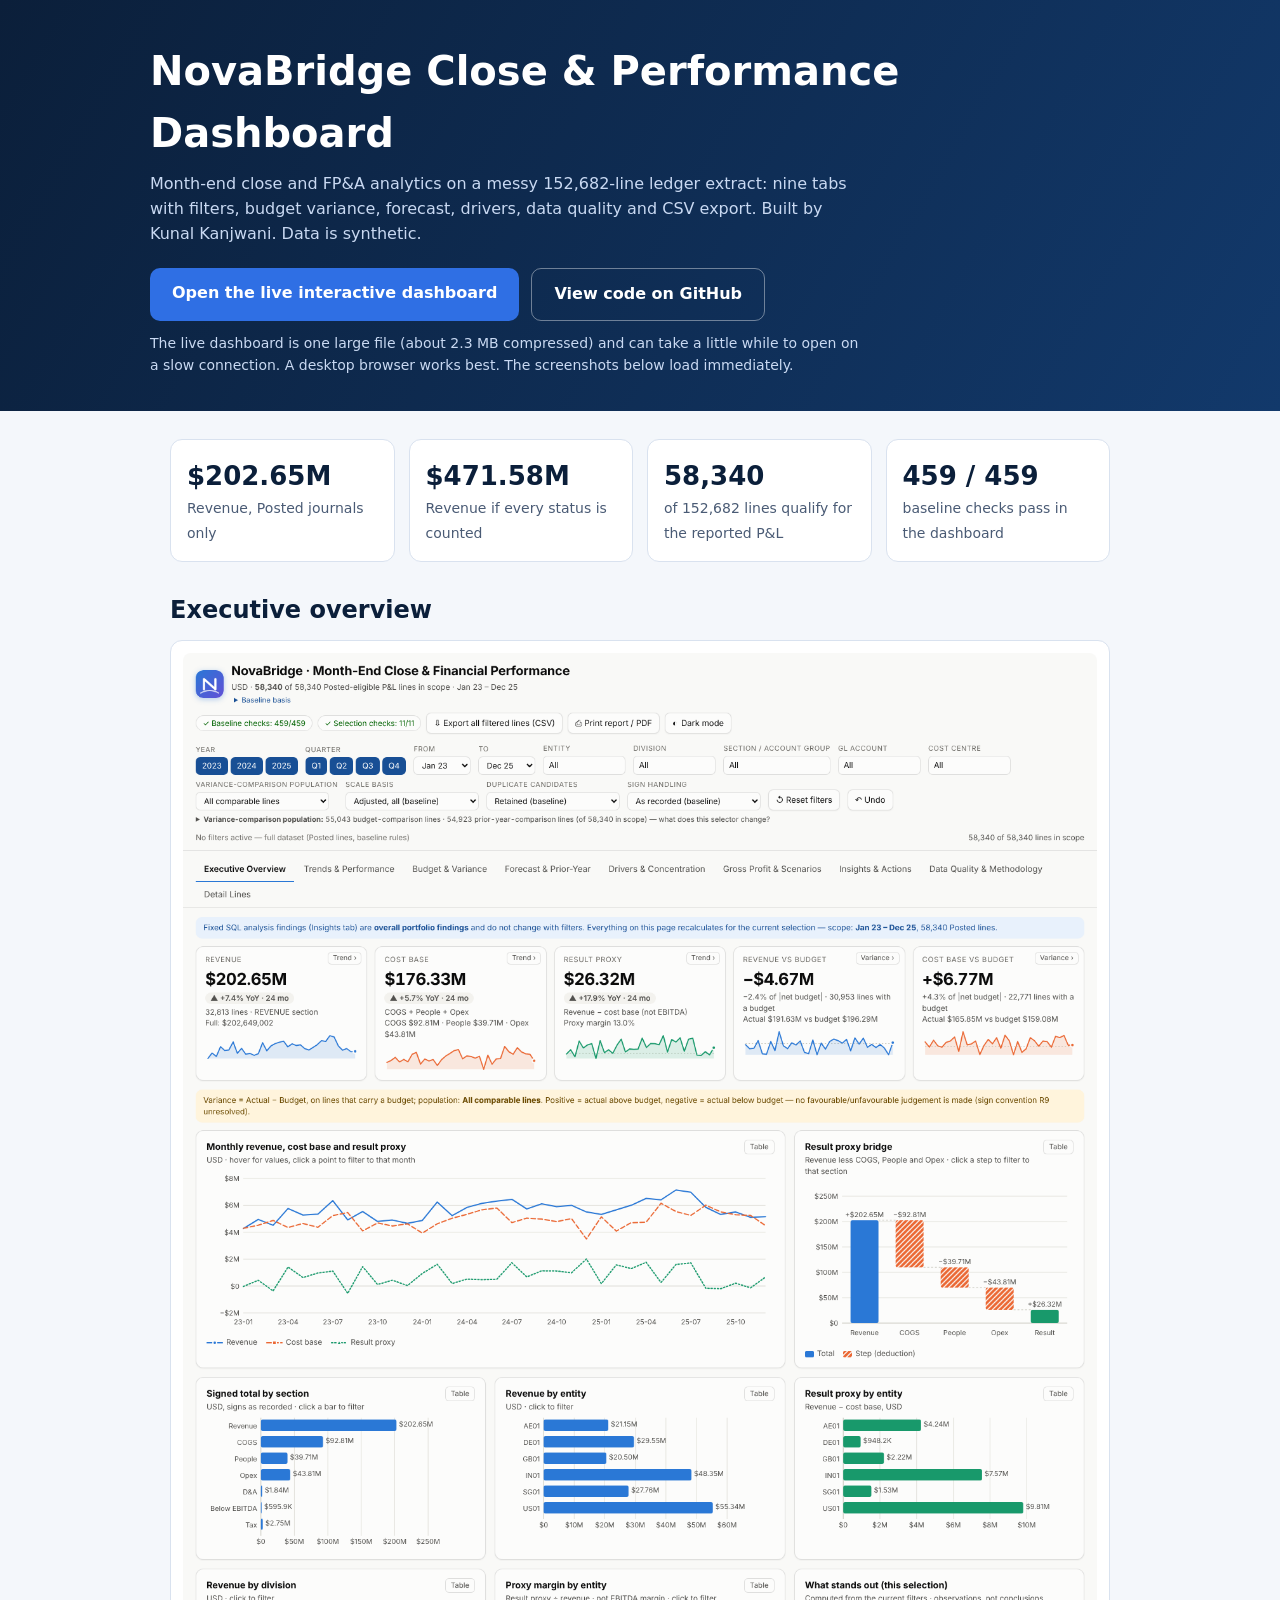
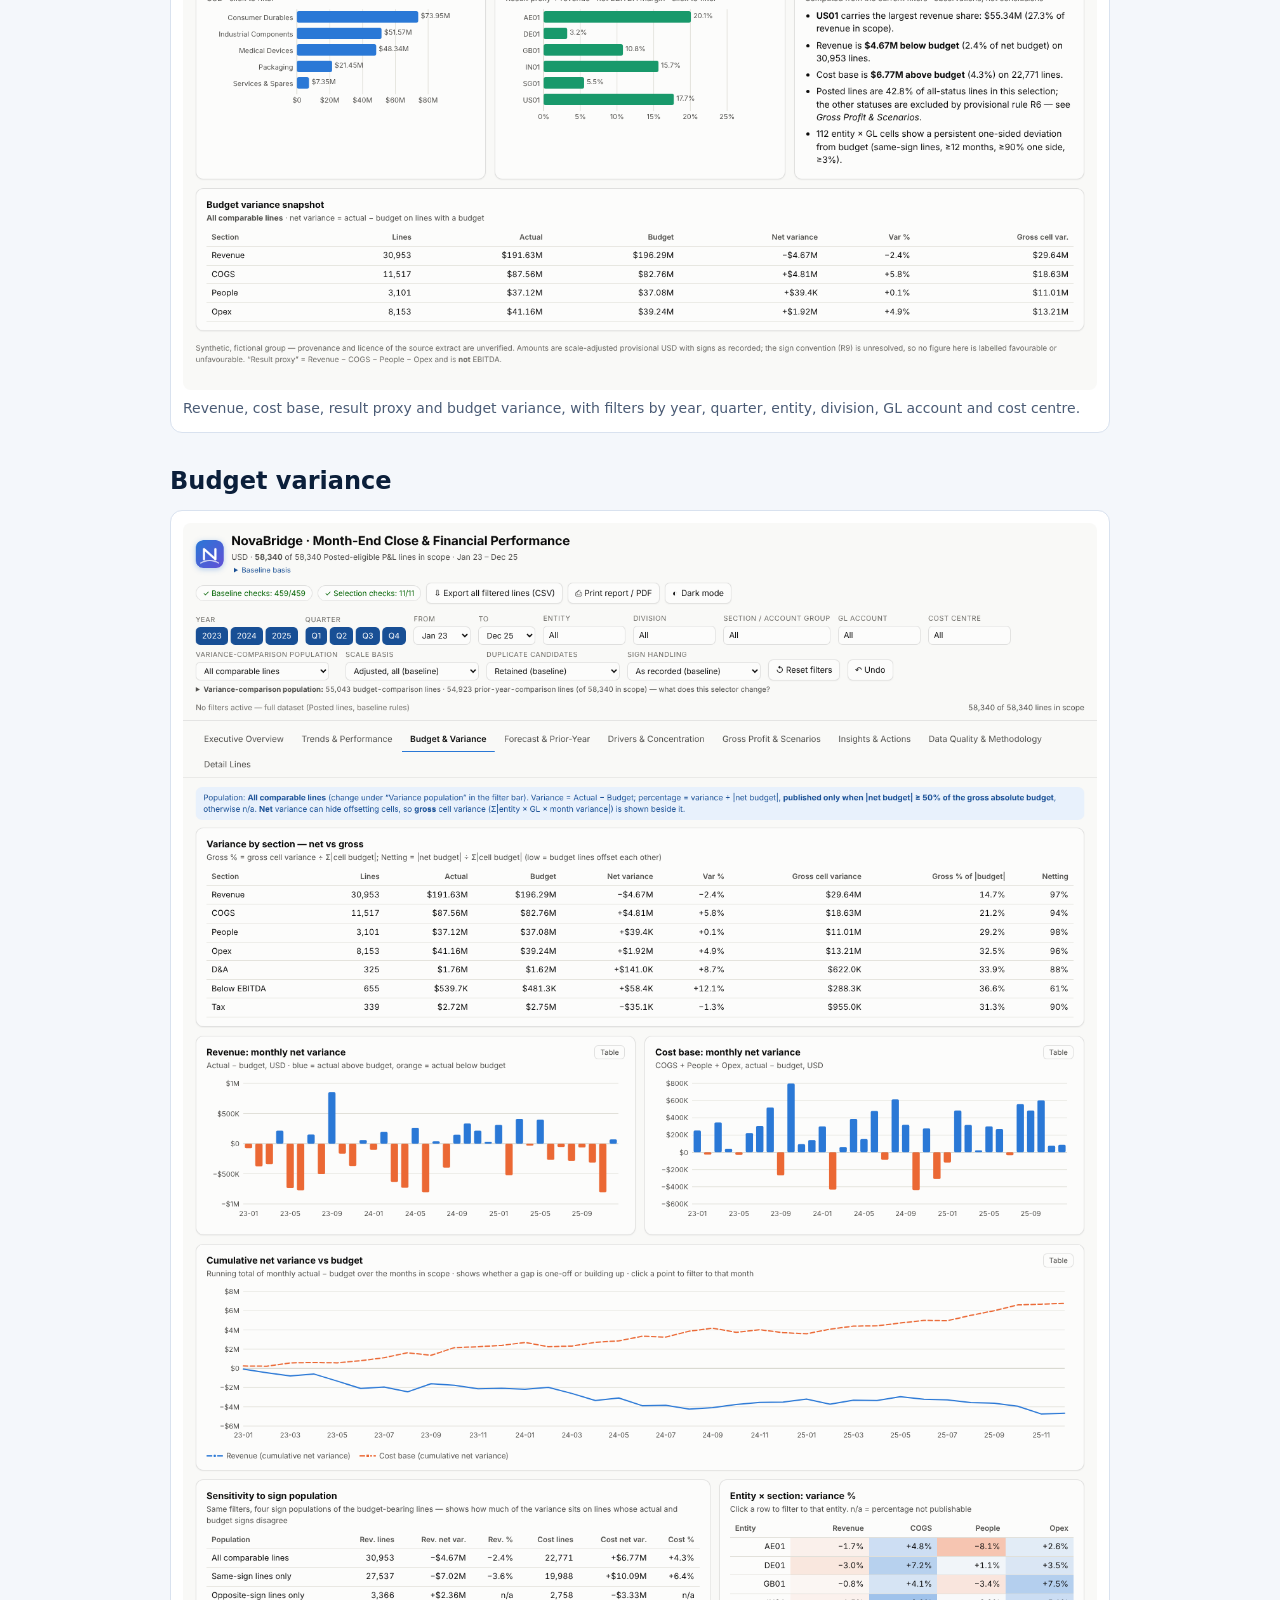
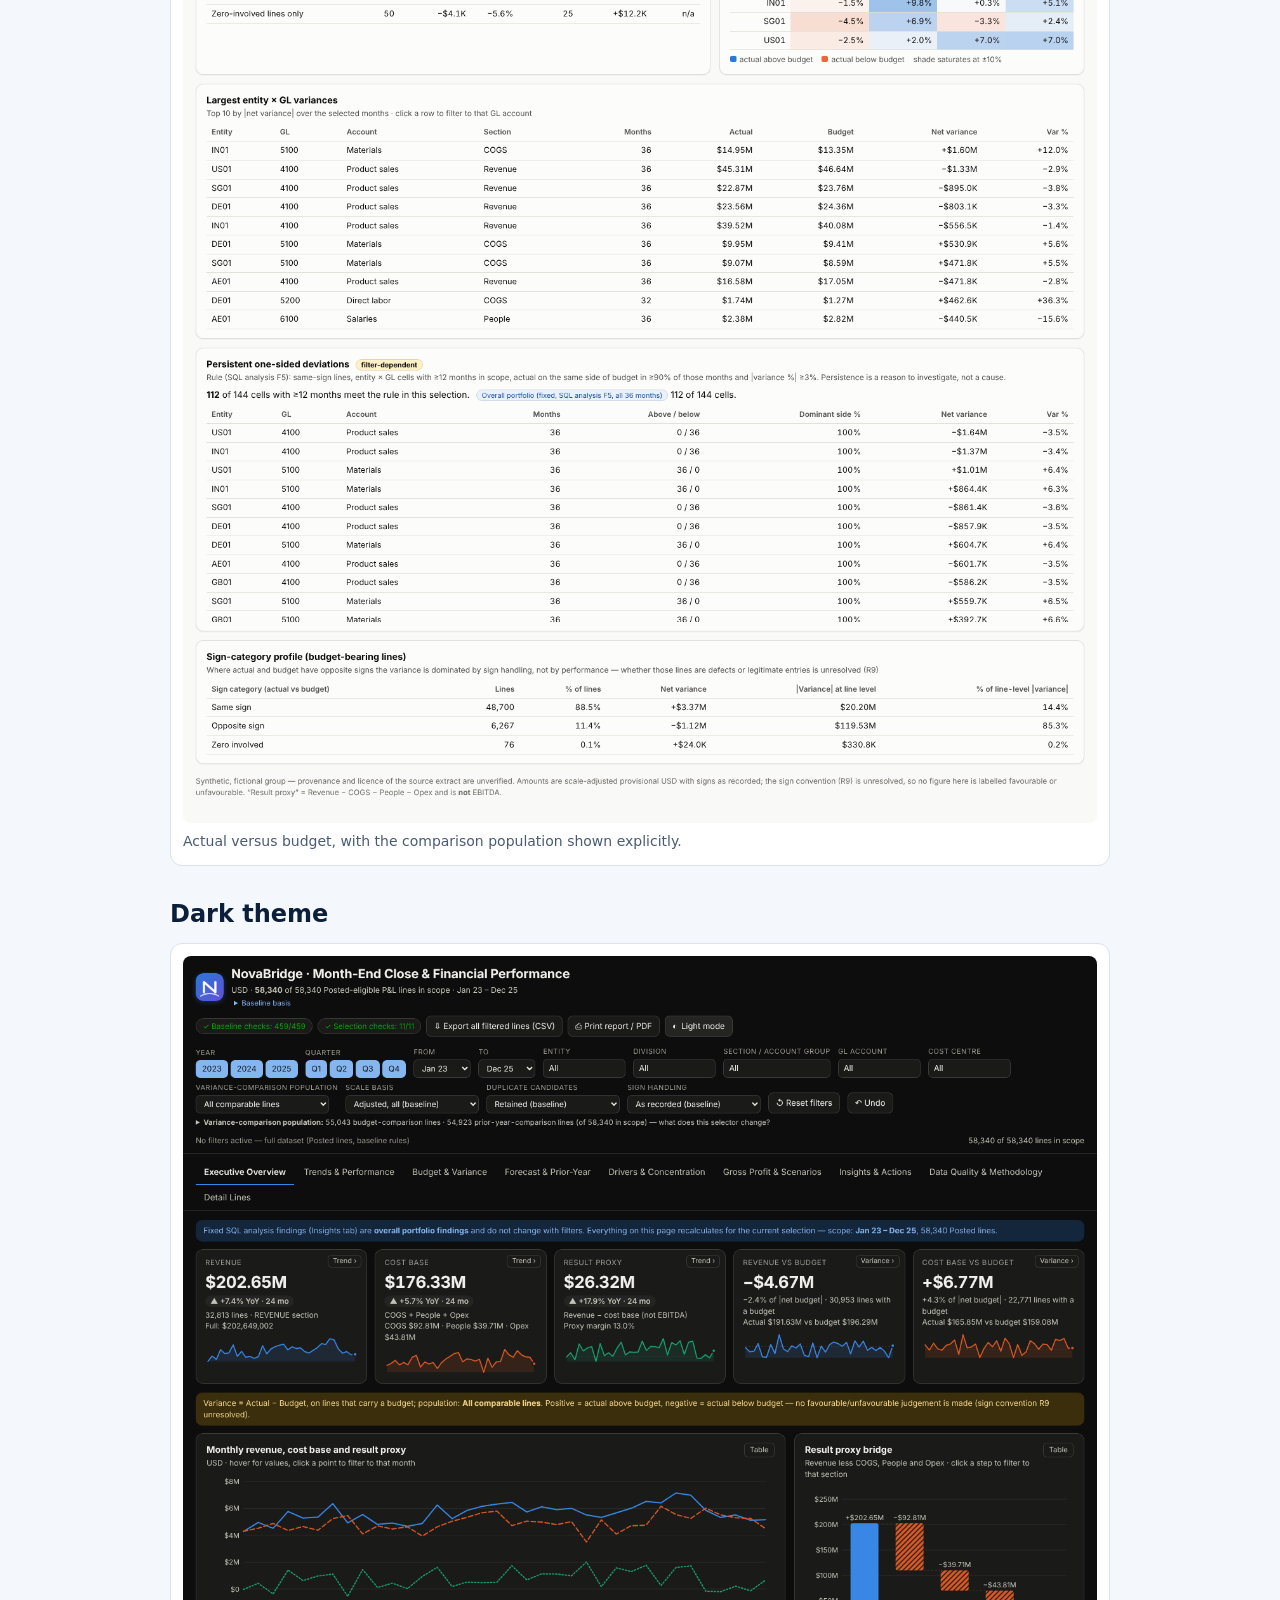
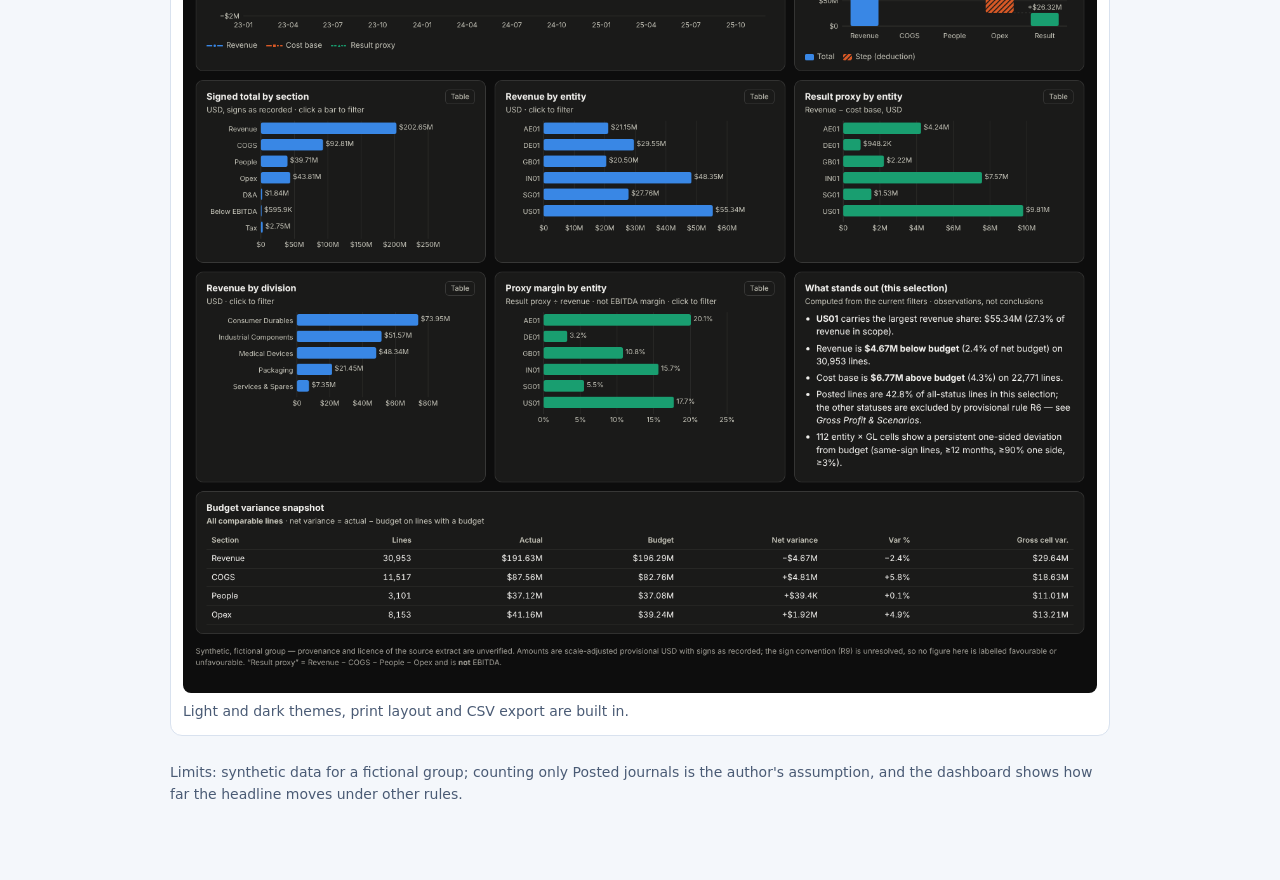
<file: dashboard/index.html>
<!doctype html>
<html lang="en">
<head>
<meta charset="utf-8">
<meta name="viewport" content="width=device-width, initial-scale=1">
<title>NovaBridge Close &amp; Performance Dashboard</title>
<meta name="description" content="Interactive FP&amp;A month-end close dashboard: 58,340 posted lines, budget variance, forecast, drivers and data quality. Synthetic data.">
<meta property="og:type" content="website">
<meta property="og:title" content="NovaBridge Close &amp; Performance Dashboard">
<meta property="og:description" content="Interactive FP&amp;A month-end close dashboard: 58,340 posted lines, budget variance, forecast, drivers and data quality. Synthetic data.">
<meta property="og:url" content="https://kunalkanjwani08-afk.github.io/month-end-close-reliability-fpa-analytics/dashboard/">
<meta property="og:image" content="https://kunalkanjwani08-afk.github.io/month-end-close-reliability-fpa-analytics/dashboard/screenshots/linkedin_thumbnail.png">
<meta property="og:image:width" content="1200">
<meta property="og:image:height" content="627">
<meta name="twitter:card" content="summary_large_image">
<style>
:root{--bg:#f4f7fb;--ink:#0b1f3a;--mut:#4a5b75;--card:#fff;--line:#d9e2ef;--accent:#2f6fe4}
@media (prefers-color-scheme:dark){:root{--bg:#0b1522;--ink:#eaf1fb;--mut:#a9bad3;--card:#12233a;--line:#223654}}
*{box-sizing:border-box}
body{margin:0;background:var(--bg);color:var(--ink);font-family:system-ui,Segoe UI,Arial,sans-serif;line-height:1.55}
header{background:linear-gradient(120deg,#0b1f3a,#12396b);color:#fff;padding:40px 20px 34px}
.wrap{max-width:980px;margin:0 auto;padding:0 20px}
header .wrap{padding:0}
h1{margin:0 0 8px;font-size:clamp(26px,5vw,40px)}
header p{margin:0;color:#c9d9f2;max-width:720px}
.btns{display:flex;flex-wrap:wrap;gap:12px;margin-top:22px}
a.btn{display:inline-block;padding:13px 22px;border-radius:10px;font-weight:700;text-decoration:none;background:var(--accent);color:#fff}
a.btn.alt{background:transparent;border:1px solid #ffffff66}
.note{font-size:14px;color:#c9d9f2;margin-top:12px}
main{padding:28px 0 60px}
.kpis{display:grid;grid-template-columns:repeat(auto-fit,minmax(200px,1fr));gap:14px;margin:0 0 28px}
.kpi{background:var(--card);border:1px solid var(--line);border-radius:12px;padding:16px}
.kpi b{display:block;font-size:26px}
.kpi span{color:var(--mut);font-size:14px}
h2{margin:30px 0 10px}
figure{margin:0 0 26px;background:var(--card);border:1px solid var(--line);border-radius:12px;padding:12px}
figure img{width:100%;height:auto;display:block;border-radius:8px}
figcaption{color:var(--mut);font-size:14px;margin-top:8px}
.limits{color:var(--mut);font-size:14px}
</style>
</head>
<body>
<header><div class="wrap">
<h1>NovaBridge Close &amp; Performance Dashboard</h1>
<p>Month-end close and FP&amp;A analytics on a messy 152,682-line ledger extract: nine tabs with filters, budget variance, forecast, drivers, data quality and CSV export. Built by Kunal Kanjwani. Data is synthetic.</p>
<div class="btns">
<a class="btn" href="fpa_financial_analytics_dashboard.html" target="_blank" rel="noopener">Open the live interactive dashboard</a>
<a class="btn alt" href="https://github.com/kunalkanjwani08-afk/month-end-close-reliability-fpa-analytics" target="_blank" rel="noopener">View code on GitHub</a>
</div>
<p class="note">The live dashboard is one large file (about 2.3 MB compressed) and can take a little while to open on a slow connection. A desktop browser works best. The screenshots below load immediately.</p>
</div></header>
<main><div class="wrap">
<div class="kpis">
<div class="kpi"><b>$202.65M</b><span>Revenue, Posted journals only</span></div>
<div class="kpi"><b>$471.58M</b><span>Revenue if every status is counted</span></div>
<div class="kpi"><b>58,340</b><span>of 152,682 lines qualify for the reported P&amp;L</span></div>
<div class="kpi"><b>459 / 459</b><span>baseline checks pass in the dashboard</span></div>
</div>
<h2>Executive overview</h2>
<figure><img src="screenshots/desktop_overview.png" alt="Dashboard executive overview, light theme" loading="lazy" width="1440" height="2107"><figcaption>Revenue, cost base, result proxy and budget variance, with filters by year, quarter, entity, division, GL account and cost centre.</figcaption></figure>
<h2>Budget variance</h2>
<figure><img src="screenshots/desktop_variance.png" alt="Dashboard budget variance tab, light theme" loading="lazy" width="1440" height="2994"><figcaption>Actual versus budget, with the comparison population shown explicitly.</figcaption></figure>
<h2>Dark theme</h2>
<figure><img src="screenshots/dark_overview.png" alt="Dashboard executive overview, dark theme" loading="lazy" width="1440" height="2107"><figcaption>Light and dark themes, print layout and CSV export are built in.</figcaption></figure>
<p class="limits">Limits: synthetic data for a fictional group; counting only Posted journals is the author's assumption, and the dashboard shows how far the headline moves under other rules.</p>
</div></main>
</body>
</html>
</file>
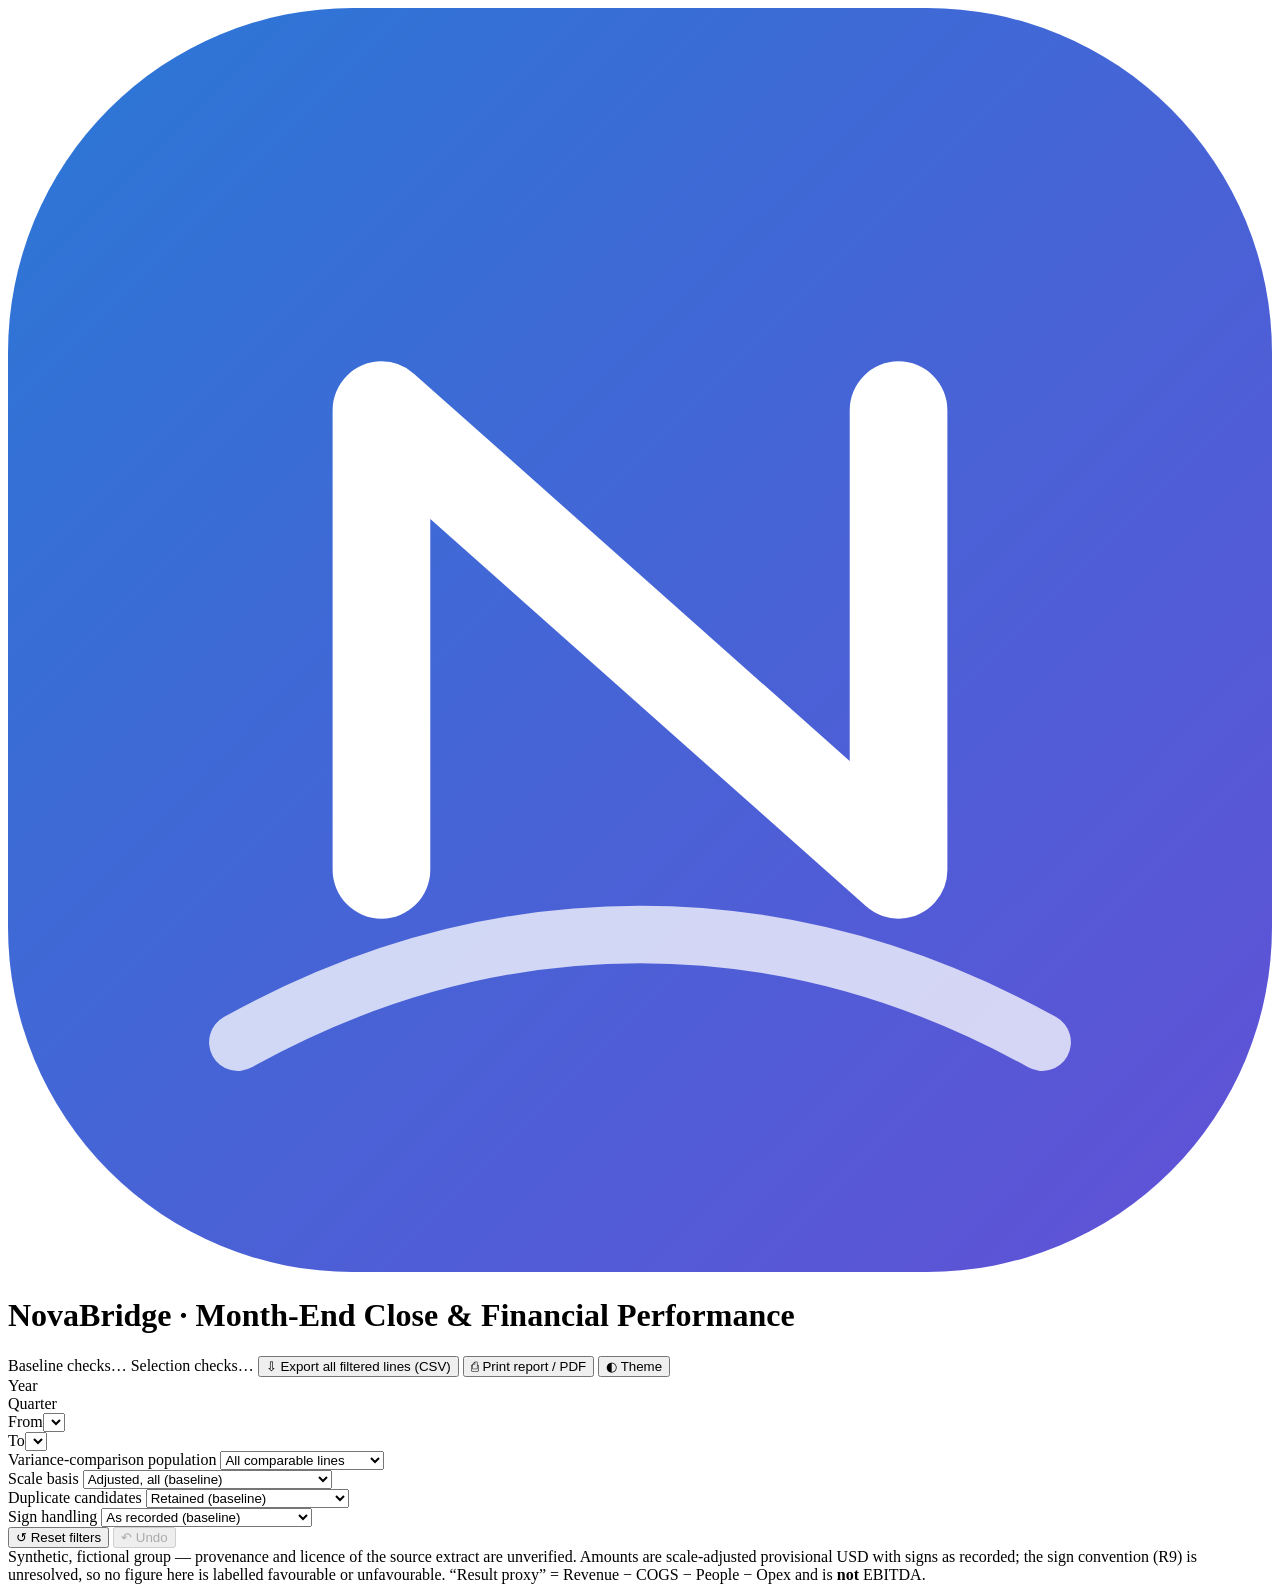
<file: src/dashboard_template.html>
<!doctype html>
<html lang="en">
<head>
<meta charset="utf-8">
<meta name="viewport" content="width=device-width,initial-scale=1">
<title>NovaBridge FP&amp;A Month-End Close Dashboard</title>
<meta name="description" content="Interactive FP&A dashboard on the NovaBridge month-end close extract (synthetic data). Standalone, no network.">
<script>try{var t=localStorage.getItem('fpa-theme');if(t==='light'||t==='dark')document.documentElement.setAttribute('data-theme',t)}catch(e){}</script>
<style>
/*__CSS__*/
</style>
</head>
<body>
<header class="hdr">
  <div class="brand">
    <svg class="logo" viewBox="0 0 44 44" role="img" aria-label="NovaBridge logo"><defs><linearGradient id="nbLogoG" x1="0" y1="0" x2="1" y2="1"><stop offset="0" stop-color="#2a78d6"/><stop offset="1" stop-color="#6250d6"/></linearGradient></defs><rect width="44" height="44" rx="12" fill="url(#nbLogoG)"/><path d="M13 30V14l18 16V14" fill="none" stroke="#fff" stroke-width="3.4" stroke-linecap="round" stroke-linejoin="round"/><path d="M8 36c9-5 19-5 28 0" fill="none" stroke="#fff" stroke-opacity=".75" stroke-width="2" stroke-linecap="round"/></svg>
    <div class="btxt">
      <h1>NovaBridge &middot; Month-End Close &amp; Financial Performance</h1>
      <div class="sub" id="scope"></div>
    </div>
  </div>
  <div class="act">
    <span class="badge" id="recBadge" title="Baseline checks: default-filter reconciliation against the embedded SQL analysis reference tables.">Baseline checks&hellip;</span>
    <span class="badge" id="selBadge" title="Current-selection consistency checks">Selection checks&hellip;</span>
    <button class="btn" id="btnCsv" title="Export ALL detail lines matching the current filters (not just the visible page) to CSV">&#8681; Export all filtered lines (CSV)</button>
    <button class="btn" id="btnPrint" title="Print or save the dashboard report as PDF. Detail Lines prints only the visible page; use Export CSV for every matching line.">&#9113; Print report / PDF</button>
    <button class="btn" id="btnTheme" aria-label="Switch light or dark theme" title="Switch theme">&#9680; <span id="themeLbl">Theme</span></button>
  </div>
</header>

<section class="filters" aria-label="Global filters">
 <div class="filters-in">
  <div class="frow" id="frow">
    <div class="fg"><span class="lab">Year</span><div class="chips" id="fYears" role="group" aria-label="Year"></div></div>
    <div class="fg"><span class="lab">Quarter</span><div class="chips" id="fQtrs" role="group" aria-label="Quarter"></div></div>
    <div class="fg"><label for="fFrom">From</label><select id="fFrom"></select></div>
    <div class="fg"><label for="fTo">To</label><select id="fTo"></select></div>
    <div class="fg" id="gEnt"></div>
    <div class="fg" id="gDiv"></div>
    <div class="fg" id="gSec"></div>
    <div class="fg" id="gGl"></div>
    <div class="fg" id="gCc"></div>
    <div class="fg"><label for="sVar">Variance-comparison population</label>
      <select id="sVar"><option value="ALL">All comparable lines</option><option value="SAME">Same-sign lines only</option><option value="OPP">Opposite-sign lines only</option><option value="ZERO">Zero-involved lines only</option></select></div>
    <div class="fg"><label for="sScale">Scale basis</label>
      <select id="sScale"><option value="ADJ">Adjusted, all (baseline)</option><option value="PARSED">As reported (no restoration)</option><option value="HIGH">Restore HIGH confidence only</option><option value="EXCL_MED">Exclude MEDIUM-confidence restored</option><option value="EXCL_ALL">Exclude all restored rows</option></select></div>
    <div class="fg"><label for="sDup">Duplicate candidates</label>
      <select id="sDup"><option value="KEEP">Retained (baseline)</option><option value="EXCL_SAME">Exclude same-sign candidates</option><option value="EXCL_ALL">Exclude all copy candidates</option></select></div>
    <div class="fg"><label for="sSign">Sign handling</label>
      <select id="sSign"><option value="KEEP">As recorded (baseline)</option><option value="NONNEG">All-non-negative rows only</option><option value="EXCL_FLIP">Exclude single-column sign flips</option></select></div>
    <button class="btn" id="btnReset">&#8634; Reset filters</button>
    <button class="btn" id="btnUndo" disabled>&#8630; Undo</button>
  </div>
  <div class="vnote" id="varNote"></div>
  <div class="active-row" id="activeRow" aria-live="polite"></div>
  <div class="notice" id="notice" role="status" aria-live="polite" hidden></div>
 </div>
</section>

<nav class="tabs" role="tablist" aria-label="Dashboard views" id="tabs"></nav>

<main id="main">
  <div class="panel" id="p-overview" role="tabpanel"></div>
  <div class="panel" id="p-trends" role="tabpanel"></div>
  <div class="panel" id="p-variance" role="tabpanel"></div>
  <div class="panel" id="p-forecast" role="tabpanel"></div>
  <div class="panel" id="p-drivers" role="tabpanel"></div>
  <div class="panel" id="p-gp" role="tabpanel"></div>
  <div class="panel" id="p-insights" role="tabpanel"></div>
  <div class="panel" id="p-quality" role="tabpanel"></div>
  <div class="panel" id="p-detail" role="tabpanel"></div>
  <div class="footer">Synthetic, fictional group &mdash; provenance and licence of the source extract are unverified. Amounts are scale-adjusted provisional USD with signs as recorded; the sign convention (R9) is unresolved, so no figure here is labelled favourable or unfavourable. &ldquo;Result proxy&rdquo; = Revenue &minus; COGS &minus; People &minus; Opex and is <b>not</b> EBITDA.</div>
</main>
<div class="tt" id="tt" role="status"></div>
<script id="payload-note" type="text/plain">The data payload is embedded in the script below (58,340 eligible P&amp;L lines plus SQL analysis reference tables).</script>
<script>
const DATA=/*__PAYLOAD__*/null;
</script>
<script>
/*__JS__*/
</script>
</body>
</html>
</file>
